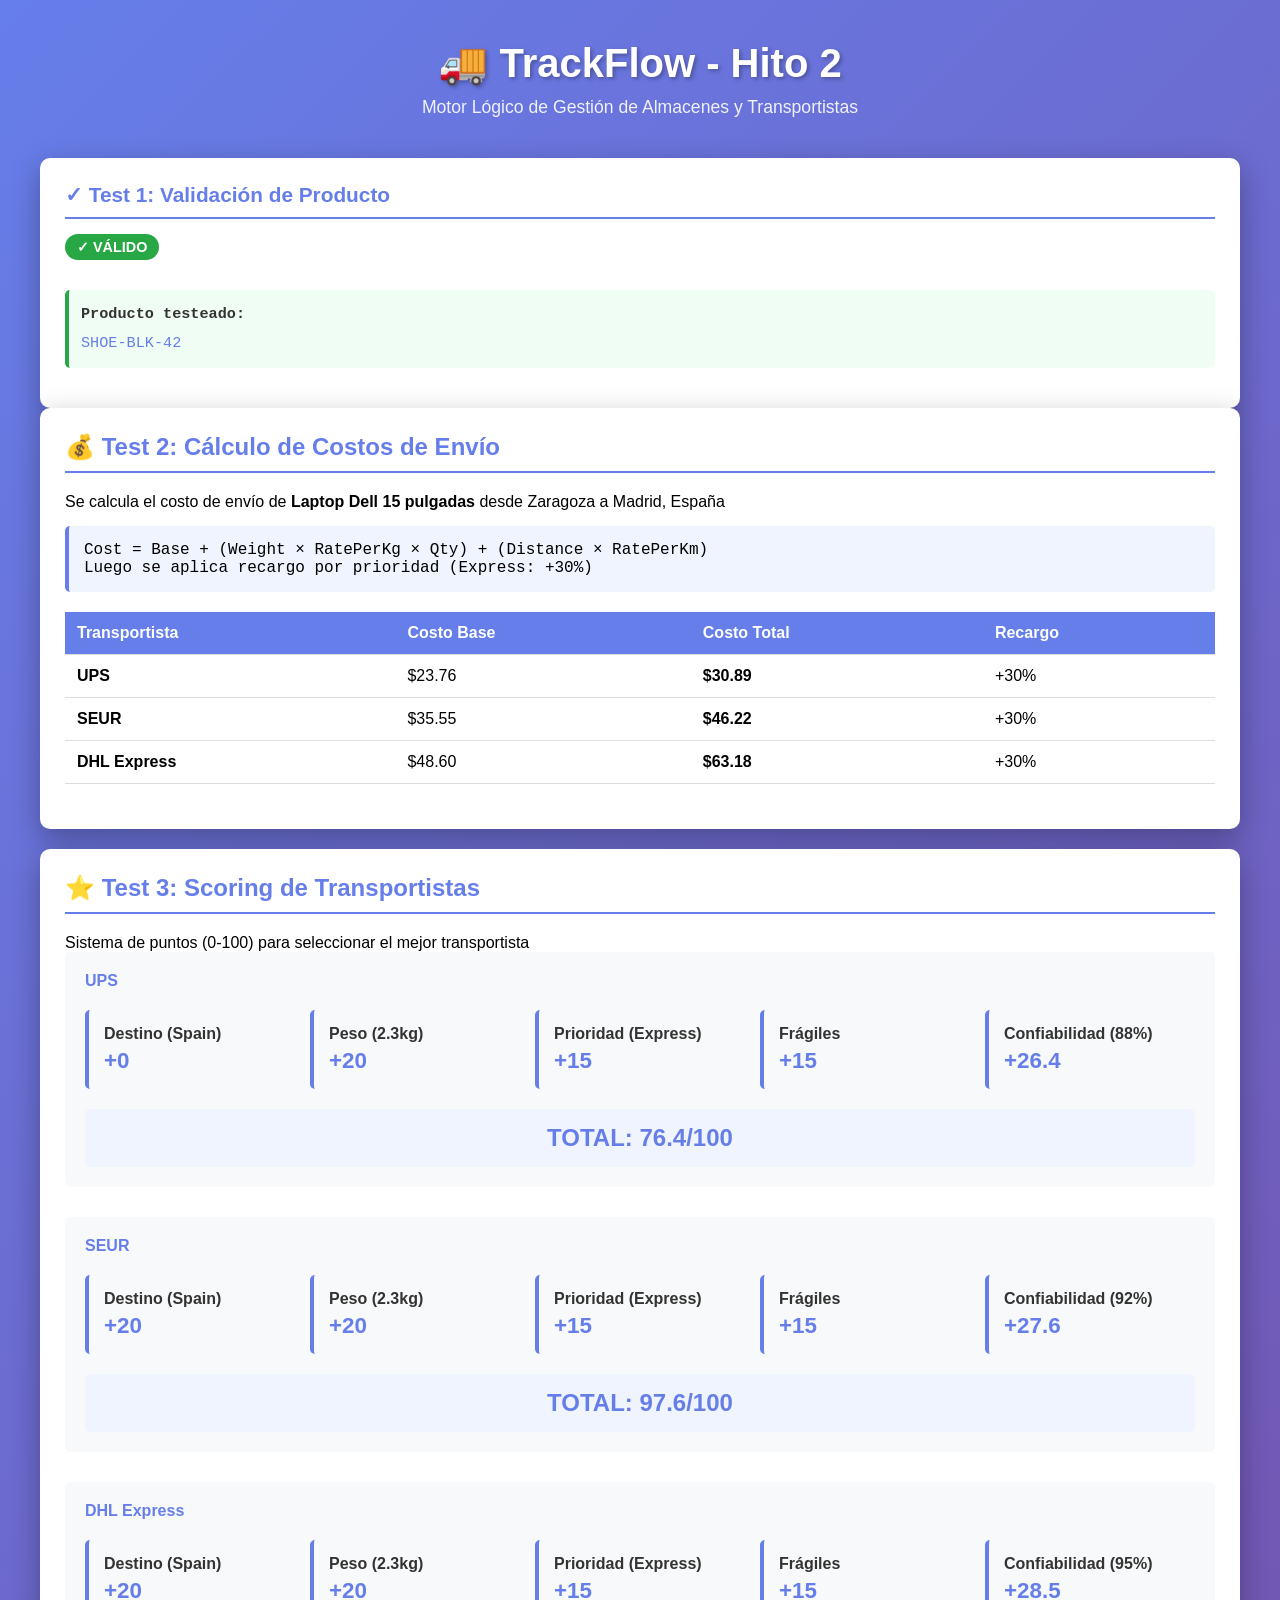
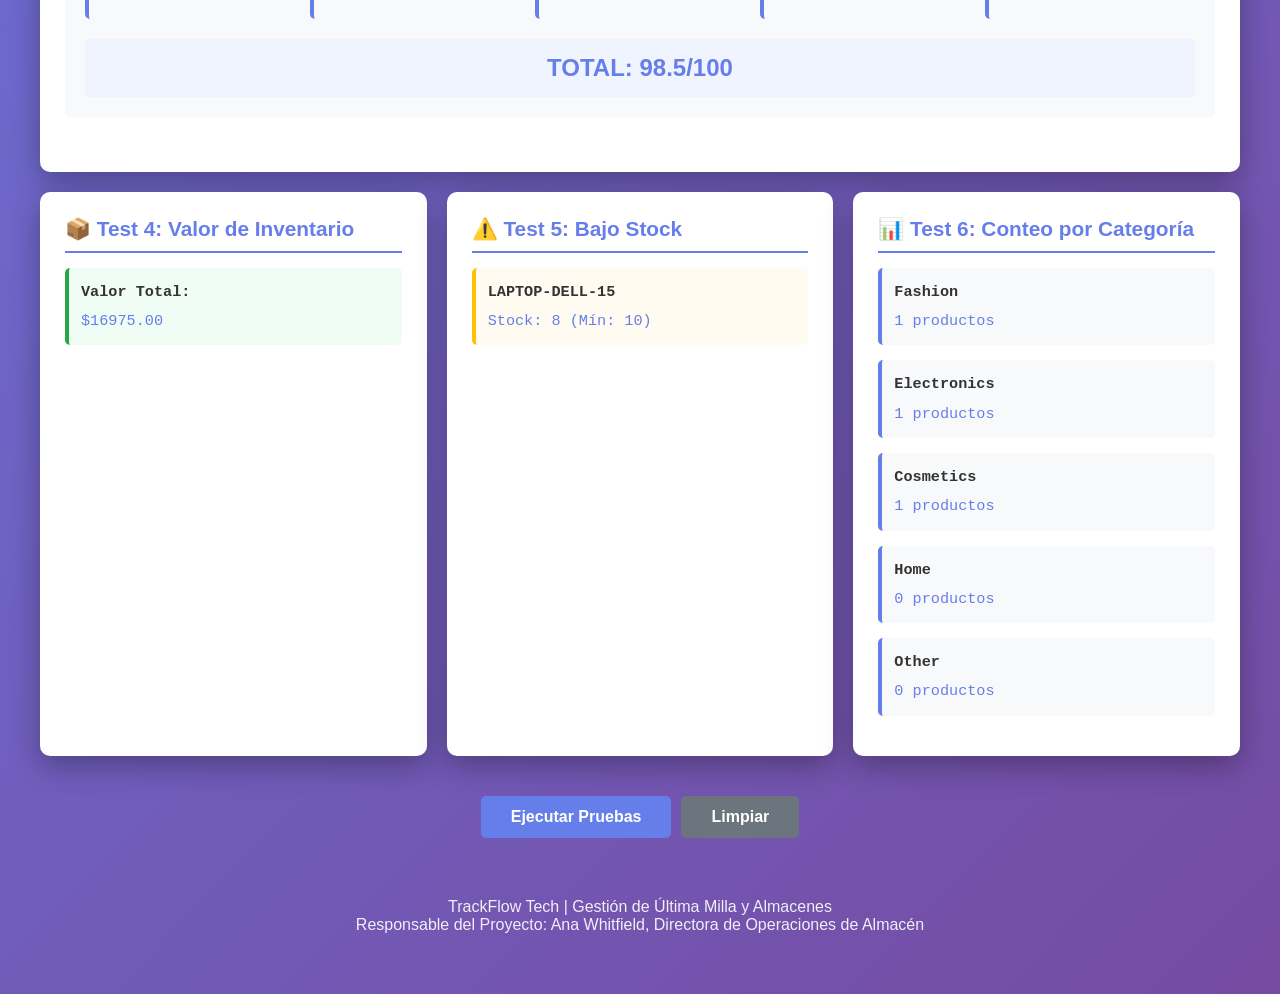
<file: test.html>
<!DOCTYPE html>
<html lang="es">
<head>
    <meta charset="UTF-8">
    <meta name="viewport" content="width=device-width, initial-scale=1.0">
    <title>TrackFlow Hito 2 - Test de Funcionalidad</title>
    <style>
        * {
            margin: 0;
            padding: 0;
            box-sizing: border-box;
        }

        body {
            font-family: 'Segoe UI', Tahoma, Geneva, Verdana, sans-serif;
            background: linear-gradient(135deg, #667eea 0%, #764ba2 100%);
            min-height: 100vh;
            padding: 40px 20px;
        }

        .container {
            max-width: 1200px;
            margin: 0 auto;
        }

        .header {
            text-align: center;
            color: white;
            margin-bottom: 40px;
        }

        .header h1 {
            font-size: 2.5em;
            margin-bottom: 10px;
            text-shadow: 2px 2px 4px rgba(0, 0, 0, 0.3);
        }

        .header p {
            font-size: 1.1em;
            opacity: 0.9;
        }

        .test-grid {
            display: grid;
            grid-template-columns: repeat(auto-fit, minmax(350px, 1fr));
            gap: 20px;
            margin-bottom: 40px;
        }

        .test-card {
            background: white;
            border-radius: 10px;
            padding: 25px;
            box-shadow: 0 10px 30px rgba(0, 0, 0, 0.3);
            transition: transform 0.3s ease;
        }

        .test-card:hover {
            transform: translateY(-5px);
        }

        .test-card h3 {
            color: #667eea;
            margin-bottom: 15px;
            font-size: 1.3em;
            border-bottom: 2px solid #667eea;
            padding-bottom: 10px;
        }

        .test-result {
            margin: 15px 0;
            padding: 12px;
            background: #f8f9fa;
            border-left: 4px solid #667eea;
            border-radius: 5px;
            font-family: 'Courier New', monospace;
            font-size: 0.95em;
            line-height: 1.6;
        }

        .test-result label {
            font-weight: bold;
            color: #333;
            display: block;
            margin-bottom: 5px;
        }

        .test-result .value {
            color: #667eea;
            word-break: break-all;
        }

        .test-result.success {
            border-left-color: #28a745;
            background: #f0fdf4;
        }

        .test-result.error {
            border-left-color: #dc3545;
            background: #fdf0f0;
        }

        .test-result.warning {
            border-left-color: #ffc107;
            background: #fffbf0;
        }

        .status-badge {
            display: inline-block;
            padding: 5px 12px;
            border-radius: 20px;
            font-weight: bold;
            font-size: 0.9em;
            margin-bottom: 15px;
        }

        .status-badge.pass {
            background: #28a745;
            color: white;
        }

        .status-badge.fail {
            background: #dc3545;
            color: white;
        }

        .status-badge.pending {
            background: #ffc107;
            color: black;
        }

        .detail-section {
            background: white;
            border-radius: 10px;
            padding: 25px;
            margin-bottom: 20px;
            box-shadow: 0 10px 30px rgba(0, 0, 0, 0.3);
        }

        .detail-section h2 {
            color: #667eea;
            margin-bottom: 20px;
            font-size: 1.5em;
            border-bottom: 2px solid #667eea;
            padding-bottom: 10px;
        }

        .formula {
            background: #f0f4ff;
            padding: 15px;
            border-radius: 5px;
            margin: 15px 0;
            border-left: 4px solid #667eea;
            font-family: 'Courier New', monospace;
        }

        .scoring-breakdown {
            display: grid;
            grid-template-columns: repeat(auto-fit, minmax(200px, 1fr));
            gap: 15px;
            margin: 20px 0;
        }

        .score-item {
            background: #f8f9fa;
            padding: 15px;
            border-radius: 5px;
            border-left: 4px solid #667eea;
        }

        .score-item .name {
            font-weight: bold;
            color: #333;
            margin-bottom: 5px;
        }

        .score-item .value {
            color: #667eea;
            font-size: 1.4em;
            font-weight: bold;
        }

        .btn-group {
            display: flex;
            gap: 10px;
            justify-content: center;
            margin: 30px 0;
        }

        button {
            padding: 12px 30px;
            font-size: 1em;
            border: none;
            border-radius: 5px;
            cursor: pointer;
            transition: all 0.3s ease;
            font-weight: bold;
        }

        .btn-primary {
            background: #667eea;
            color: white;
        }

        .btn-primary:hover {
            background: #5568d3;
            box-shadow: 0 5px 15px rgba(102, 126, 234, 0.4);
        }

        .btn-secondary {
            background: #6c757d;
            color: white;
        }

        .btn-secondary:hover {
            background: #5a6268;
        }

        .footer {
            text-align: center;
            color: white;
            margin-top: 40px;
            padding: 20px;
            opacity: 0.9;
        }

        .loading {
            text-align: center;
            color: white;
            font-size: 1.2em;
        }

        .spinner {
            border: 4px solid rgba(255, 255, 255, 0.3);
            border-top: 4px solid white;
            border-radius: 50%;
            width: 40px;
            height: 40px;
            animation: spin 0.8s linear infinite;
            margin: 20px auto;
        }

        @keyframes spin {
            0% { transform: rotate(0deg); }
            100% { transform: rotate(360deg); }
        }

        .table {
            width: 100%;
            border-collapse: collapse;
            margin: 20px 0;
        }

        .table th,
        .table td {
            padding: 12px;
            text-align: left;
            border-bottom: 1px solid #ddd;
        }

        .table th {
            background: #667eea;
            color: white;
            font-weight: bold;
        }

        .table tr:hover {
            background: #f5f5f5;
        }
    </style>
</head>
<body>
    <div class="container">
        <div class="header">
            <h1>🚚 TrackFlow - Hito 2</h1>
            <p>Motor Lógico de Gestión de Almacenes y Transportistas</p>
        </div>


        <div id="content">
            <div class="loading">
                <div class="spinner"></div>
                <p>Ejecutando pruebas de funcionalidad...</p>
            </div>
        </div>

        <div class="btn-group">
            <button class="btn-primary" onclick="ejecutarPruebas()">Ejecutar Pruebas</button>
            <button class="btn-secondary" onclick="limpiarResultados()">Limpiar</button>
        </div>

        <div class="footer">
            <p>TrackFlow Tech | Gestión de Última Milla y Almacenes</p>
            <p>Responsable del Proyecto: Ana Whitfield, Directora de Operaciones de Almacén</p>
        </div>
    </div>

    <script>
        // Datos de ejemplo
        const sampleProducts = [
            {
                sku: "SHOE-BLK-42",
                name: "Zapatillas Negras Running - Talla 42",
                category: "Fashion",
                weightKg: 0.8,
                dimensions: { lengthCm: 35, widthCm: 22, heightCm: 12 },
                warehouse: "Los Angeles",
                stockQuantity: 45,
                minStockThreshold: 20,
                unitCostUSD: 35.0,
                isFragile: false,
                status: "Active",
            },
            {
                sku: "LAPTOP-DELL-15",
                name: "Laptop Dell 15 pulgadas",
                category: "Electronics",
                weightKg: 2.3,
                dimensions: { lengthCm: 40, widthCm: 28, heightCm: 3 },
                warehouse: "Zaragoza",
                stockQuantity: 8,
                minStockThreshold: 10,
                unitCostUSD: 650.0,
                isFragile: true,
                status: "Low stock",
            },
            {
                sku: "PERFUME-COCO-50",
                name: "Perfume Coco 50ml",
                category: "Cosmetics",
                weightKg: 0.3,
                dimensions: { lengthCm: 12, widthCm: 8, heightCm: 15 },
                warehouse: "Los Angeles",
                stockQuantity: 120,
                minStockThreshold: 30,
                unitCostUSD: 85.0,
                isFragile: true,
                status: "Active",
            },
        ];

        const sampleCarriers = [
            {
                id: "CAR-UPS",
                name: "UPS",
                operatesIn: ["United States"],
                baseRateUSD: 5.0,
                ratePerKgUSD: 1.2,
                ratePerKmUSD: 0.05,
                avgDeliveryDays: 3,
                onTimeRate: 88,
                maxWeightKg: 30,
                handlesFragile: true,
                acceptsPriority: ["Standard", "Express"],
            },
            {
                id: "CAR-SEUR",
                name: "SEUR",
                operatesIn: ["Spain"],
                baseRateUSD: 6.5,
                ratePerKgUSD: 1.5,
                ratePerKmUSD: 0.08,
                avgDeliveryDays: 2,
                onTimeRate: 92,
                maxWeightKg: 25,
                handlesFragile: true,
                acceptsPriority: ["Standard", "Express", "Same-day"],
            },
            {
                id: "CAR-DHL",
                name: "DHL Express",
                operatesIn: ["United States", "Spain"],
                baseRateUSD: 12.0,
                ratePerKgUSD: 2.0,
                ratePerKmUSD: 0.1,
                avgDeliveryDays: 1,
                onTimeRate: 95,
                maxWeightKg: 50,
                handlesFragile: true,
                acceptsPriority: ["Express", "Same-day"],
            },
        ];

        const sampleShipment = {
            id: "SH-2024-8821",
            sku: "LAPTOP-DELL-15",
            quantity: 1,
            origin: "Zaragoza",
            destination: {
                city: "Madrid",
                country: "Spain",
                postalCode: "28001",
                distanceKm: 320,
            },
            priority: "Express",
            declaredValueUSD: 650.0,
            carrier: null,
            status: "Pending",
            createdAt: new Date("2024-03-15"),
        };

        // Funciones de cálculo (copiadas del TypeScript)
        function calculateShippingCost(shipment, product, carrier) {
            const baseCost = carrier.baseRateUSD;
            const weightCost = product.weightKg * carrier.ratePerKgUSD * shipment.quantity;
            const distanceCost = shipment.destination.distanceKm * carrier.ratePerKmUSD;
            
            let subtotal = baseCost + weightCost + distanceCost;
            
            const prioritySurcharge = {
                Standard: 1.0,
                Express: 1.3,
                "Same-day": 1.6,
            };
            
            const totalCost = subtotal * prioritySurcharge[shipment.priority];
            return Math.round(totalCost * 100) / 100;
        }

        function scoreCarrierForShipment(carrier, shipment, product) {
            let score = 0;
            
            // Destino
            if (carrier.operatesIn.includes(shipment.destination.country)) {
                score += 20;
            }
            
            // Peso
            const totalWeight = product.weightKg * shipment.quantity;
            if (totalWeight <= carrier.maxWeightKg) {
                score += 20;
            }
            
            // Prioridad
            if (carrier.acceptsPriority.includes(shipment.priority)) {
                score += 15;
            }
            
            // Frágiles
            if (product.isFragile) {
                if (carrier.handlesFragile) {
                    score += 15;
                }
            } else {
                score += 15;
            }
            
            // Confiabilidad
            const reliabilityScore = (carrier.onTimeRate / 100) * 30;
            score += reliabilityScore;
            
            const finalScore = Math.round(score * 100) / 100;
            return Math.min(finalScore, 100);
        }

        function validateProduct(product) {
            const errors = [];
            
            if (!product.sku || product.sku.trim().length === 0) {
                errors.push("SKU must not be empty");
            }
            
            if (product.weightKg <= 0 || product.weightKg > 100) {
                errors.push("Weight must be between 0 and 100 kg");
            }
            
            const dimensions = product.dimensions;
            if (dimensions.lengthCm <= 0 || dimensions.lengthCm > 200 ||
                dimensions.widthCm <= 0 || dimensions.widthCm > 200 ||
                dimensions.heightCm <= 0 || dimensions.heightCm > 200) {
                errors.push("Dimensions must be between 0 and 200 cm");
            }
            
            if (product.stockQuantity < 0) {
                errors.push("Stock quantity must be >= 0");
            }
            
            if (product.unitCostUSD <= 0) {
                errors.push("Unit cost must be > 0");
            }
            
            return {
                valid: errors.length === 0,
                errors,
            };
        }

        function calculateTotalInventoryValue(products) {
            const total = products.reduce(
                (sum, product) => sum + product.stockQuantity * product.unitCostUSD,
                0
            );
            return Math.round(total * 100) / 100;
        }

        function filterLowStockProducts(products) {
            return products.filter(
                (product) => product.stockQuantity <= product.minStockThreshold
            );
        }

        function countProductsByCategory(products) {
            const categories = ["Fashion", "Electronics", "Cosmetics", "Home", "Other"];
            const counts = {};
            categories.forEach(cat => counts[cat] = 0);
            products.forEach(p => counts[p.category]++);
            return counts;
        }

        // Ejecutar pruebas
        function ejecutarPruebas() {
            const content = document.getElementById('content');
            let html = '';

            // Test 1: Validación
            const validation = validateProduct(sampleProducts[0]);
            html += `
                <div class="test-card">
                    <h3>✓ Test 1: Validación de Producto</h3>
                    <span class="status-badge ${validation.valid ? 'pass' : 'fail'}">
                        ${validation.valid ? '✓ VÁLIDO' : '✗ INVÁLIDO'}
                    </span>
                    <div class="test-result ${validation.valid ? 'success' : 'error'}">
                        <label>Producto testeado:</label>
                        <div class="value">${sampleProducts[0].sku}</div>
                        ${validation.errors.length > 0 ? `
                            <label style="margin-top: 10px;">Errores:</label>
                            <div class="value">${validation.errors.join('<br>')}</div>
                        ` : ''}
                    </div>
                </div>
            `;

            // Test 2: Cálculo de costos
            html += `<div class="detail-section">
                <h2>💰 Test 2: Cálculo de Costos de Envío</h2>
                <p>Se calcula el costo de envío de <strong>${sampleProducts[1].name}</strong> desde ${sampleShipment.origin} a ${sampleShipment.destination.city}, España</p>
                <div class="formula">
                    Cost = Base + (Weight × RatePerKg × Qty) + (Distance × RatePerKm)<br>
                    Luego se aplica recargo por prioridad (Express: +30%)
                </div>
                <table class="table">
                    <thead>
                        <tr>
                            <th>Transportista</th>
                            <th>Costo Base</th>
                            <th>Costo Total</th>
                            <th>Recargo</th>
                        </tr>
                    </thead>
                    <tbody>
            `;

            sampleCarriers.forEach(carrier => {
                const cost = calculateShippingCost(sampleShipment, sampleProducts[1], carrier);
                const baseCost = carrier.baseRateUSD + 
                    (sampleProducts[1].weightKg * carrier.ratePerKgUSD) + 
                    (sampleShipment.destination.distanceKm * carrier.ratePerKmUSD);
                const surcharge = ((cost / baseCost - 1) * 100).toFixed(0);
                html += `
                    <tr>
                        <td><strong>${carrier.name}</strong></td>
                        <td>$${baseCost.toFixed(2)}</td>
                        <td><strong>$${cost.toFixed(2)}</strong></td>
                        <td>+${surcharge}%</td>
                    </tr>
                `;
            });

            html += `
                    </tbody>
                </table>
            </div>`;

            // Test 3: Scoring
            html += `<div class="detail-section">
                <h2>⭐ Test 3: Scoring de Transportistas</h2>
                <p>Sistema de puntos (0-100) para seleccionar el mejor transportista</p>
            `;

            sampleCarriers.forEach(carrier => {
                const score = scoreCarrierForShipment(carrier, sampleShipment, sampleProducts[1]);
                const destino = carrier.operatesIn.includes("Spain") ? 20 : 0;
                const peso = (2.3 * 1) <= carrier.maxWeightKg ? 20 : 0;
                const prioridad = carrier.acceptsPriority.includes("Express") ? 15 : 0;
                const fragil = sampleProducts[1].isFragile && carrier.handlesFragile ? 15 : 0;
                const confiabilidad = (carrier.onTimeRate / 100) * 30;

                html += `
                    <div style="margin-bottom: 30px; padding: 20px; border-radius: 5px; background: #f8f9fa;">
                        <h4 style="color: #667eea; margin-bottom: 15px;">${carrier.name}</h4>
                        <div class="scoring-breakdown">
                            <div class="score-item">
                                <div class="name">Destino (Spain)</div>
                                <div class="value">+${destino}</div>
                            </div>
                            <div class="score-item">
                                <div class="name">Peso (2.3kg)</div>
                                <div class="value">+${peso}</div>
                            </div>
                            <div class="score-item">
                                <div class="name">Prioridad (Express)</div>
                                <div class="value">+${prioridad}</div>
                            </div>
                            <div class="score-item">
                                <div class="name">Frágiles</div>
                                <div class="value">+${fragil}</div>
                            </div>
                            <div class="score-item">
                                <div class="name">Confiabilidad (${carrier.onTimeRate}%)</div>
                                <div class="value">+${confiabilidad.toFixed(1)}</div>
                            </div>
                        </div>
                        <div style="margin-top: 15px; padding: 15px; background: #f0f4ff; border-radius: 5px; text-align: center;">
                            <strong style="color: #667eea; font-size: 1.5em;">TOTAL: ${score}/100</strong>
                        </div>
                    </div>
                `;
            });

            html += `</div>`;

            // Test 4: Inventario
            html += `<div class="test-grid">
                <div class="test-card">
                    <h3>📦 Test 4: Valor de Inventario</h3>
                    <div class="test-result success">
                        <label>Valor Total:</label>
                        <div class="value">$${calculateTotalInventoryValue(sampleProducts).toFixed(2)}</div>
                    </div>
                </div>

                <div class="test-card">
                    <h3>⚠️ Test 5: Bajo Stock</h3>
                    ${filterLowStockProducts(sampleProducts).map(p => `
                        <div class="test-result warning">
                            <label>${p.sku}</label>
                            <div class="value">Stock: ${p.stockQuantity} (Mín: ${p.minStockThreshold})</div>
                        </div>
                    `).join('')}
                </div>

                <div class="test-card">
                    <h3>📊 Test 6: Conteo por Categoría</h3>
                    ${Object.entries(countProductsByCategory(sampleProducts)).map(([cat, count]) => `
                        <div class="test-result" style="border-left-color: #667eea;">
                            <label>${cat}</label>
                            <div class="value">${count} productos</div>
                        </div>
                    `).join('')}
                </div>
            </div>`;

            content.innerHTML = html;
        }

        function limpiarResultados() {
            document.getElementById('content').innerHTML = `
                <div class="loading">
                    <p>Resultados borrados. Haz clic en "Ejecutar Pruebas" para comenzar.</p>
                </div>
            `;
        }

        // Ejecutar pruebas automáticamente al cargar
        window.addEventListener('load', ejecutarPruebas);
    </script>
</body>
</html>
</file>
